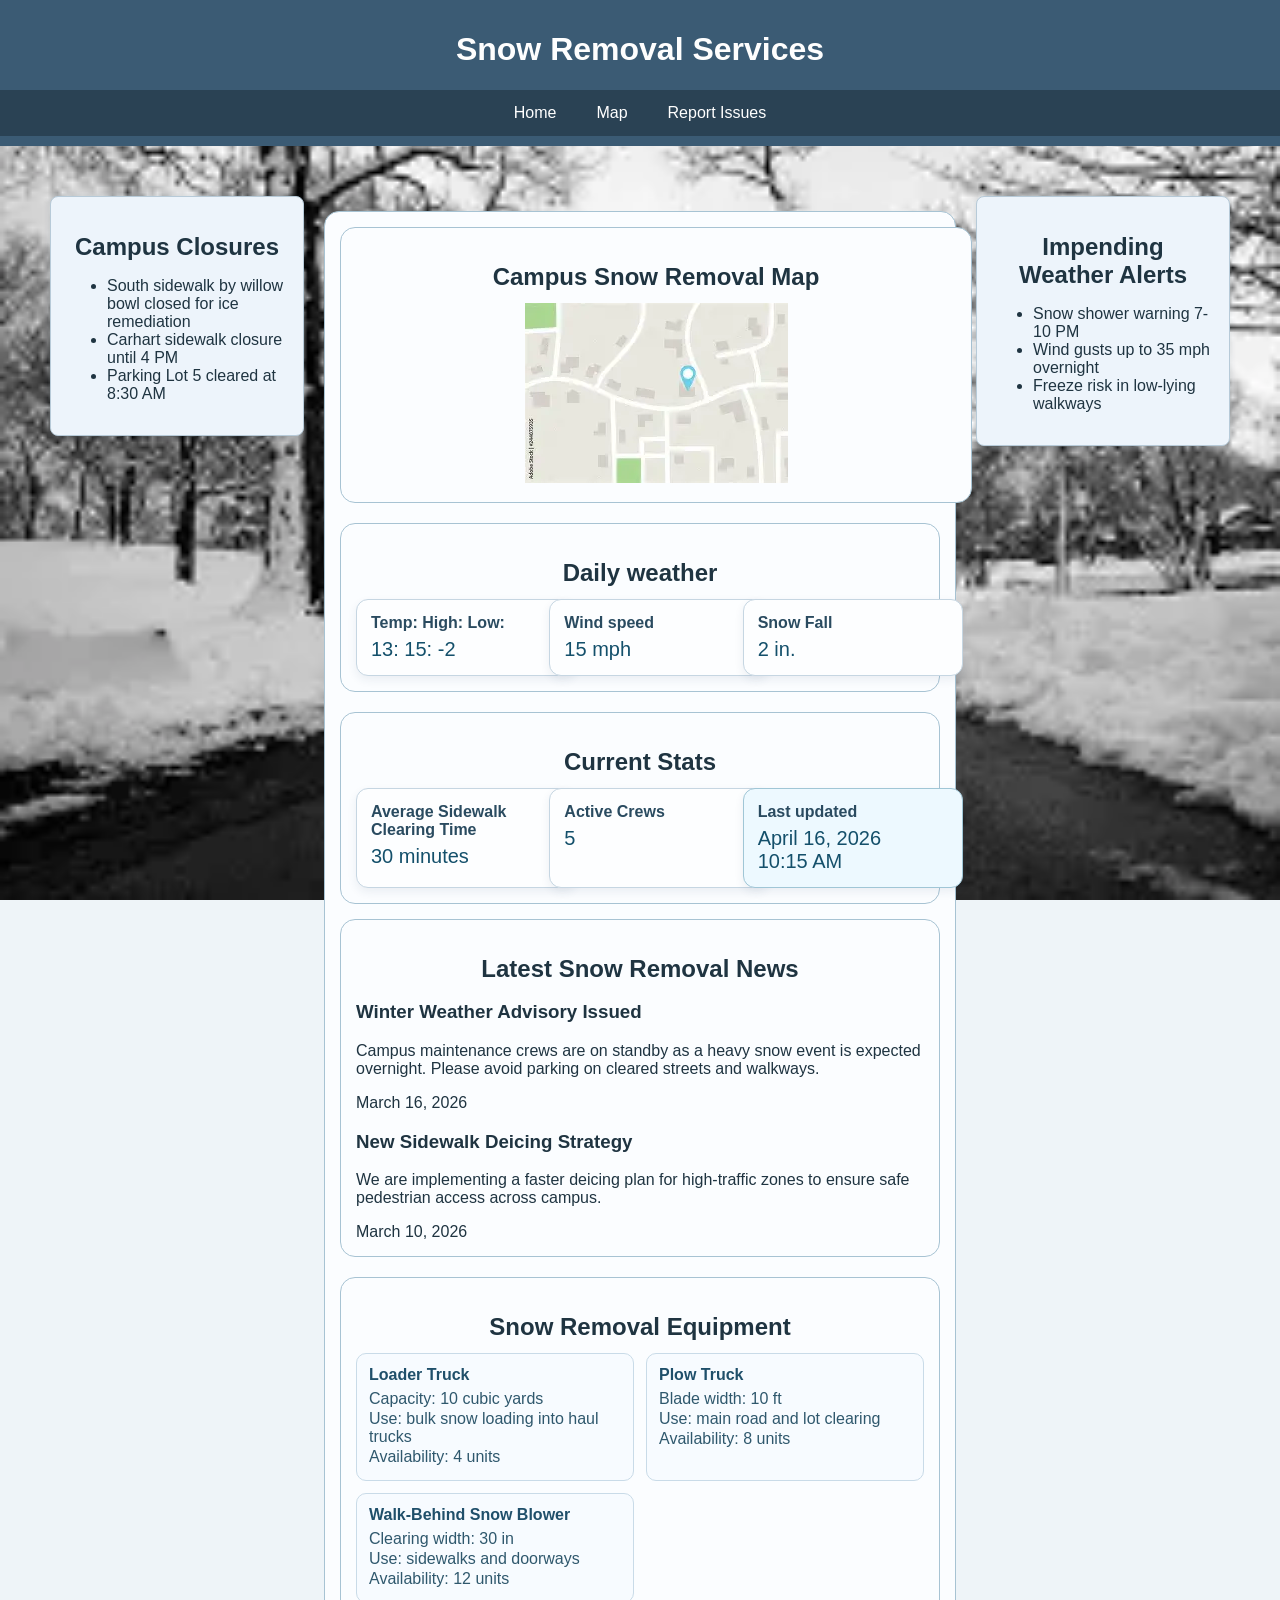
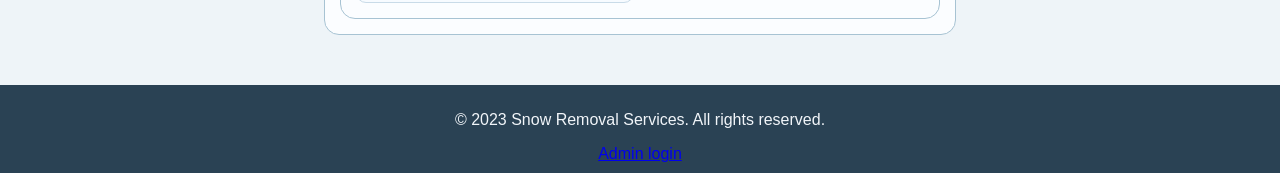
<file: pages/index.html>
<!-- *Author: Ethan McEvoy
     *Date: 2024-06-01      -->
     
<!DOCTYPE html>
<html lang="en">
<head>
    <meta charset="UTF-8">
    <meta name="viewport" content="width=device-width, initial-scale=1.0">
    <title>Snow Removal - Home</title>
    <link rel="stylesheet" href="../css/styles.css">
</head>
<body>
    <header>
        <h1>Snow Removal Services</h1>
        <nav>
            <ul>
                <li><a href="home.html">Home</a></li>
                <li><a href="map.html">Map</a></li>
                <li><a href="report.html">Report Issues</a></li>
            </ul>
        </nav>
    </header>
    
    <main class="dashboard">
        <aside class="sidebar left">
            <h2>Campus Closures</h2>
            <ul>
                <li>South sidewalk by willow bowl closed for ice remediation</li>
                <li>Carhart sidewalk closure until 4 PM</li>
                <li>Parking Lot 5 cleared at 8:30 AM</li>
            </ul>
        </aside>

        <section class="content">
            <section class="map-thumbnail">
                <h2>Campus Snow Removal Map</h2>
                <a href="map.html">
                    <img src="../src/assets/campus-map-thumbnail.jpg" alt="Clickable map thumbnail" />
                </a>
            </section>
             <section class="stats">
                <h2>Daily weather</h2>
                <div class="stat-item-container">
                    <div class="stat-item">
                        <div class="stat-label">Temp: High: Low:</div>
                        <div class="stat-value" id="avg-clearing-time">13: 15: -2</div>
                    </div>
                    <div class="stat-item">
                        <div class="stat-label">Wind speed</div>
                        <div class="stat-value" id="active-crews">15 mph</div>
                    </div>
                    <div class="stat-item">
                        <div class="stat-label">Snow Fall</div>
                        <div class="stat-value" id="last-updated">2 in.</div>
                    </div>
                </div>
            </section>
            <section class="stats">
                <h2>Current Stats</h2>
                <div class="stat-item-container">
                    <div class="stat-item">
                        <div class="stat-label">Average Sidewalk Clearing Time</div>
                        <div class="stat-value" id="avg-clearing-time">30 minutes</div>
                    </div>
                    <div class="stat-item">
                        <div class="stat-label">Active Crews</div>
                        <div class="stat-value" id="active-crews">5</div>
                    </div>
                    <div class="stat-item updated">
                        <div class="stat-label">Last updated</div>
                        <div class="stat-value" id="last-updated">April 16, 2026 </br> 10:15 AM</div>
                    </div>
                </div>
            </section>
            <section class="news">
            <h2>Latest Snow Removal News</h2>
            <article>
                <h3>Winter Weather Advisory Issued</h3>
                <p>Campus maintenance crews are on standby as a heavy snow event is expected overnight. Please avoid parking on cleared streets and walkways.</p>
                <time datetime="2026-03-16">March 16, 2026</time>
            </article>
            <article>
                <h3>New Sidewalk Deicing Strategy</h3>
                <p>We are implementing a faster deicing plan for high-traffic zones to ensure safe pedestrian access across campus.</p>
                <time datetime="2026-03-10">March 10, 2026</time>
            </article>
        </section>
                <section class="equipment">
            <h2>Snow Removal Equipment</h2>
            <div class="equipment-list">
                <div class="equipment-item">
                    <h4>Loader Truck</h4>
                    <p>Capacity: 10 cubic yards</p>
                    <p>Use: bulk snow loading into haul trucks</p>
                    <p>Availability: 4 units</p>
                </div>
                <div class="equipment-item">
                    <h4>Plow Truck</h4>
                    <p>Blade width: 10 ft</p>
                    <p>Use: main road and lot clearing</p>
                    <p>Availability: 8 units</p>
                </div>
                <div class="equipment-item">
                    <h4>Walk-Behind Snow Blower</h4>
                    <p>Clearing width: 30 in</p>
                    <p>Use: sidewalks and doorways</p>
                    <p>Availability: 12 units</p>
                </div>
            </div>
        </section>
        </section>

        <aside class="sidebar right">
            <h2>Impending Weather Alerts</h2>
            <ul>
                <li>Snow shower warning 7-10 PM</li>
                <li>Wind gusts up to 35 mph overnight</li>
                <li>Freeze risk in low-lying walkways</li>
            </ul>
        </aside>
    </main>

    <footer>
        <p>&copy; 2023 Snow Removal Services. All rights reserved.</p>
        <a href="admin.html">Admin login</a>
    </footer>

    <script src="../js/main.js"></script>
</body>
</html>
</file>
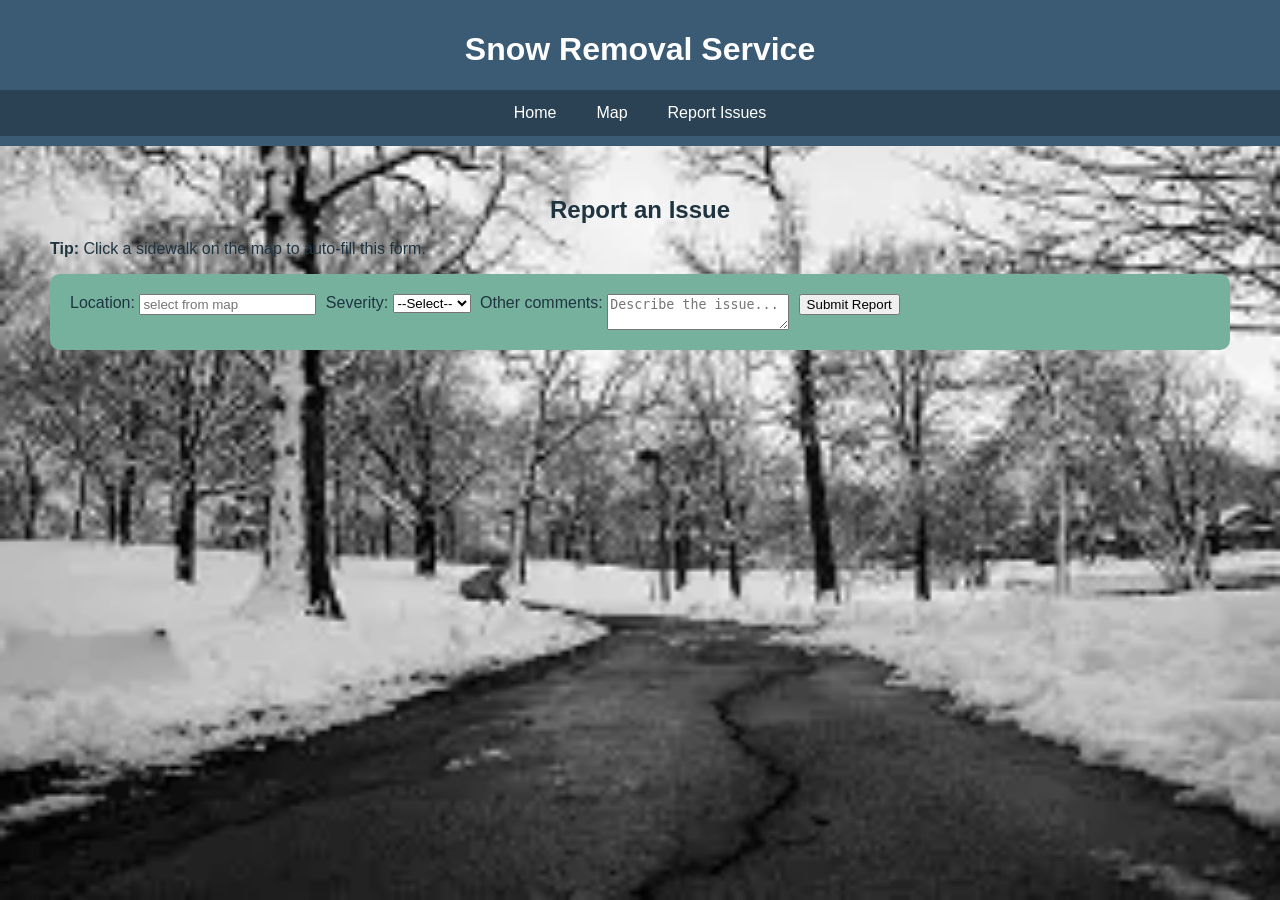
<file: pages/report.html>
<!-- *Author: Ethan McEvoy
     *Date: 2024-06-01      -->

<!DOCTYPE html>
<html lang="en">
<head>
    <meta charset="UTF-8">
    <meta name="viewport" content="width=device-width, initial-scale=1.0">
    <title>Report Inaccuracies - Snow Removal</title>
    <link rel="stylesheet" href="../css/styles.css">
</head>
<body>
    <header>
        <h1>Snow Removal Service</h1>
        <nav>
            <ul>
                <li><a href="index.html">Home</a></li>
                <li><a href="map.html">Map</a></li>
                <li><a href="report.html">Report Issues</a></li>
            </ul>
        </nav>
    </header>

    <main>
        <h2>Report an Issue</h2>

        <!-- Helpful instruction -->
        <p><strong>Tip:</strong> Click a sidewalk on the map to auto-fill this form.</p>

        <form id="reportForm">

            <!-- Hidden sidewalk ID -->
            <input type="hidden" id="sidewalkId" name="sidewalkId">

            <label for="location">Location:</label>
            <input type="text" id="location" name="location" placeholder="select from map" required>
            <span class="error-message" id="locationError"></span>
            
            <label for="severity">Severity:</label>
            <select id="severity" name="severity" required>
                <option value="">--Select--</option>
                <option value="low">Low</option>
                <option value="medium">Medium</option>
                <option value="high">High</option>
                <option value="unknown">Unknown</option>
            </select>
            <span class="error-message" id="severityError"></span>

            <label for="comments">Other comments:</label>
            <textarea id="comments" name="comments" placeholder="Describe the issue..."></textarea>
            <span class="error-message" id="commentsError"></span>
            
            <button type="submit">Submit Report</button>
        </form>
    </main>

    <script src="../js/form.js"></script>
</body>
</html>
</file>
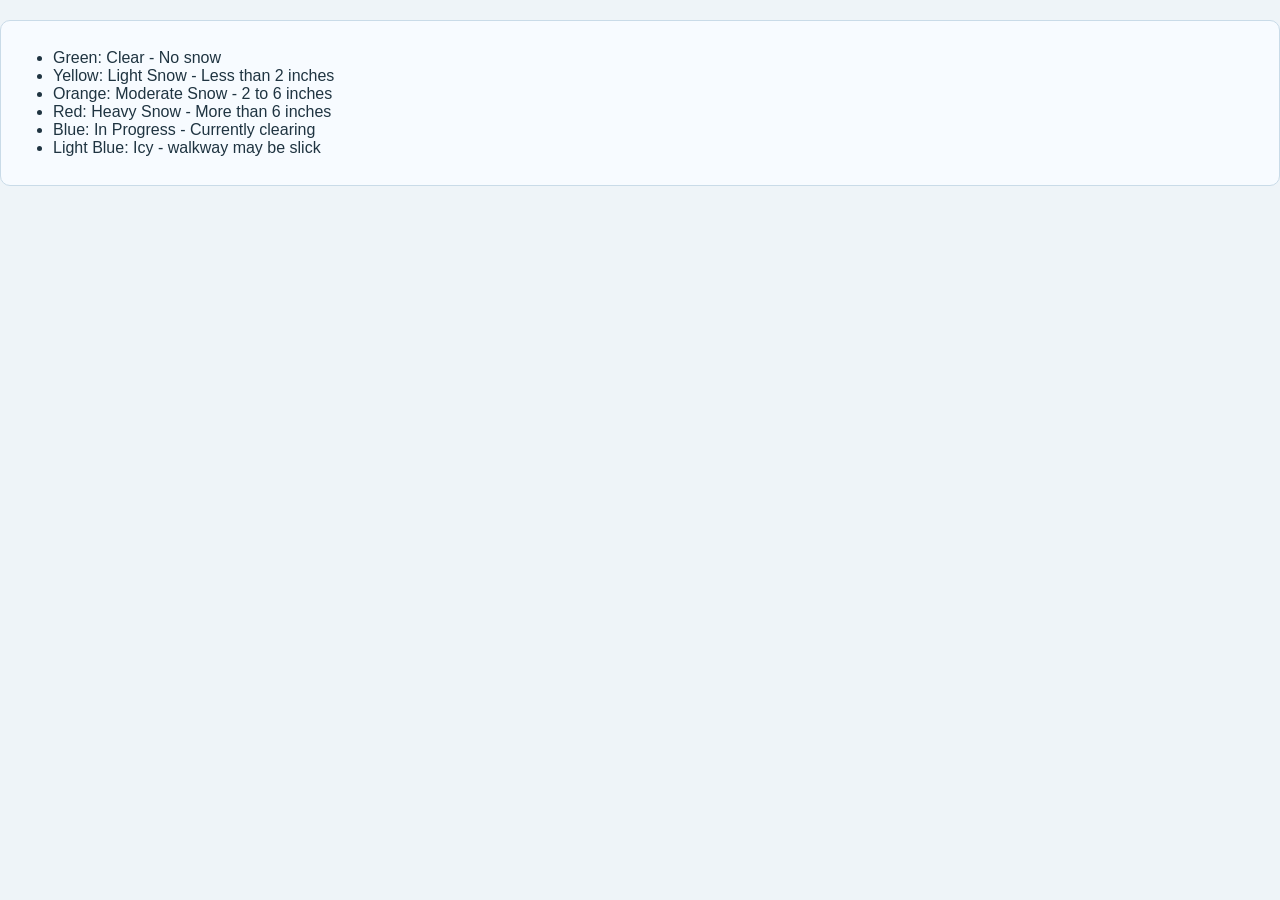
<file: src/assets/map-key.html>
<!-- *Author: Ethan McEvoy
     *Date: 2024-06-01      -->

<!DOCTYPE html>
<html lang="en">
<head>
    <meta charset="UTF-8">
    <meta name="viewport" content="width=device-width, initial-scale=1.0">
    <title>Map Key</title>
    <link rel="stylesheet" href="../css/styles.css">
</head>
<body>
    <div class="map-key">
        <ul>
            <li><span class="key-indicator" style="background-color: #00FF00;"></span> Green: Clear - No snow</li>
            <li><span class="key-indicator" style="background-color: #FFFF00;"></span> Yellow: Light Snow - Less than 2 inches</li>
            <li><span class="key-indicator" style="background-color: #FFA500;"></span> Orange: Moderate Snow - 2 to 6 inches</li>
            <li><span class="key-indicator" style="background-color: #FF0000;"></span> Red: Heavy Snow - More than 6 inches</li>
            <li><span class="key-indicator" style="background-color: #0000FF;"></span> Blue: In Progress - Currently clearing</li>
            <li><span class="key-indicator" style="background-color: #9e9ef5;"></span> Light Blue: Icy - walkway may be slick</li>
        </ul>
    </div>
</body>
</html>
</file>
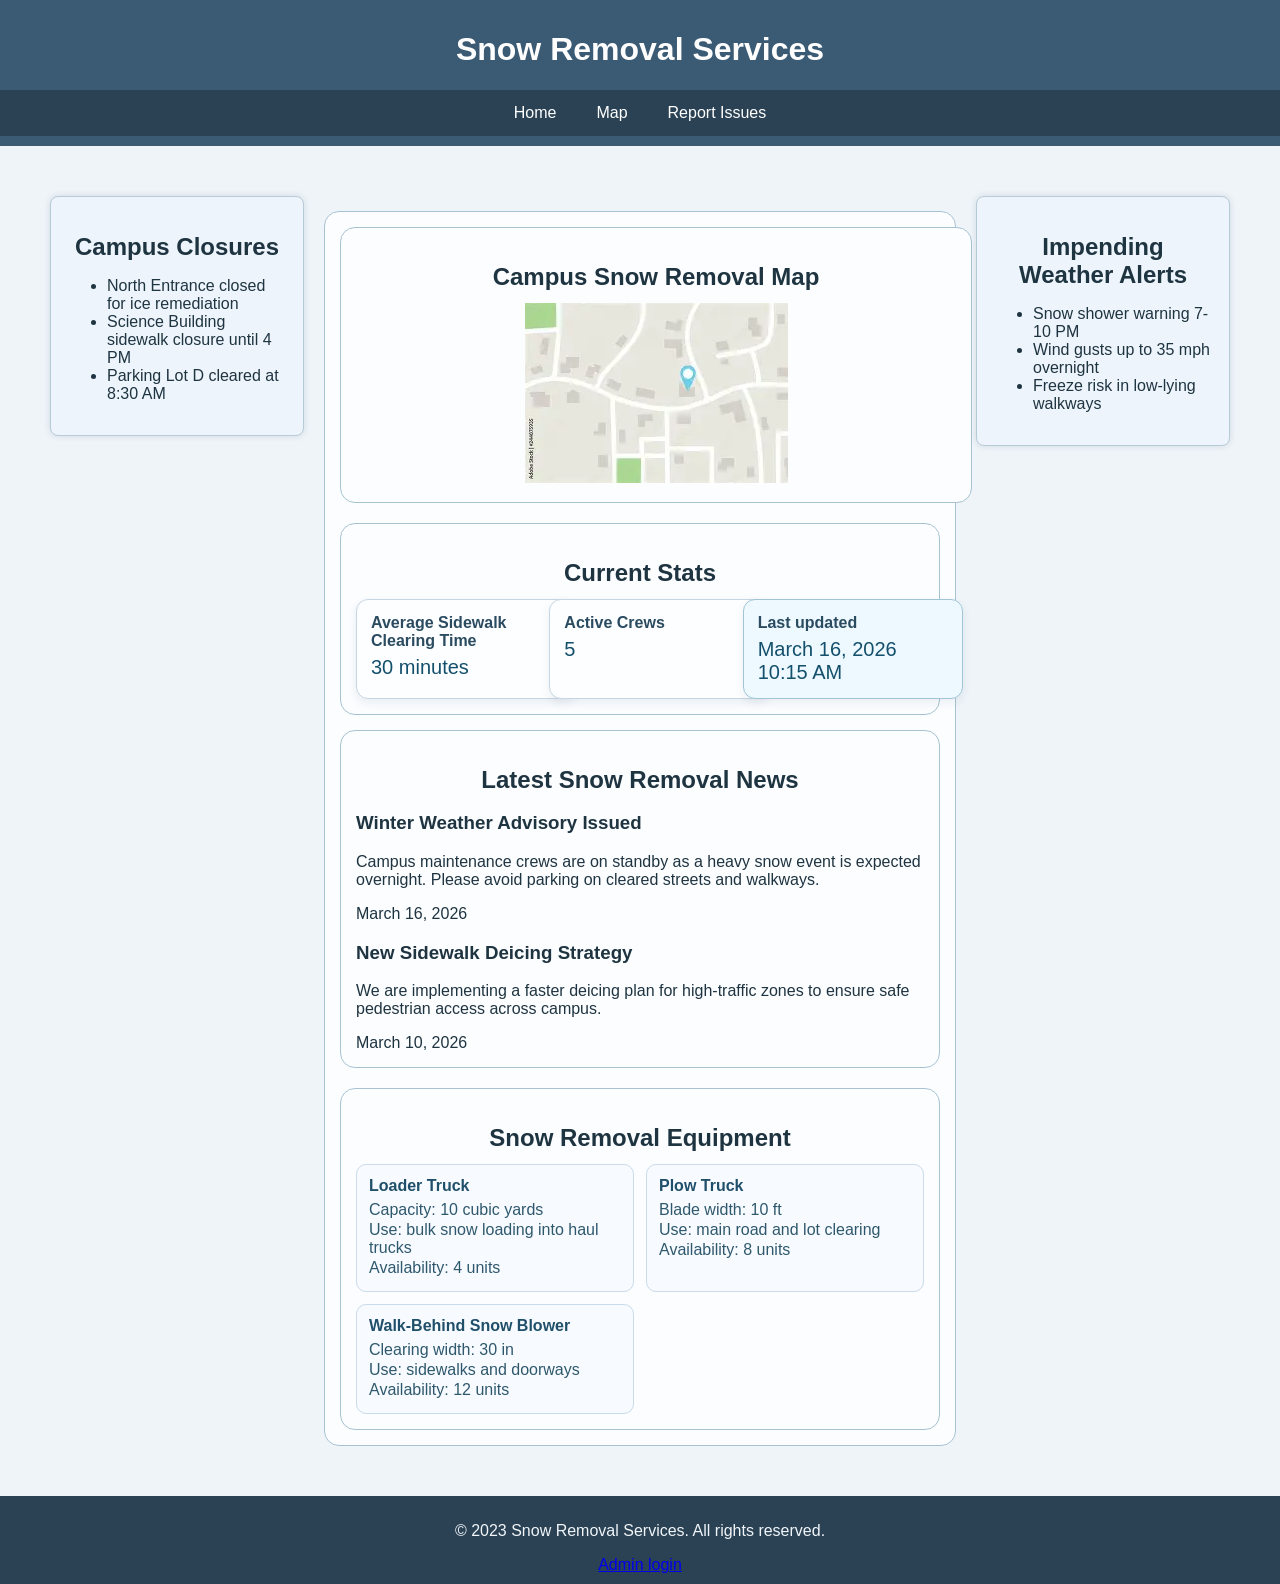
<file: src/pages/admin.html>
<!DOCTYPE html>
<html lang="en">
<head>
    <meta charset="UTF-8">
    <meta name="viewport" content="width=device-width, initial-scale=1.0">
    <title>Admin Panel - Snow Removal</title>
    <link rel="stylesheet" href="../css/styles.css">
    <link rel="stylesheet" href="../css/admin.css">
</head>
<body>
    <header>
        <h1>Admin Panel</h1>
        <nav>
            <ul>
                <li><a href="home.html">Home</a></li>
                <li><a href="map.html">Map</a></li>
                <li><a href="report.html">Report Issues</a></li>
            </ul>
        </nav>
    </header>

    <main>
        <h2>Submitted Reports</h2>

        <table id="reportTable">
            <thead>
                <tr>
                    <th>Sidewalk</th>
                    <th>Severity</th>
                    <th>Comments</th>
                    <th>Time</th>
                    <th>Action</th>
                </tr>
            </thead>
            <tbody>
                <!-- Reports will be inserted here -->
            </tbody>
        </table>
    </main>

    <script src="../js/admin.js"></script>
</body>
</html>
</file>
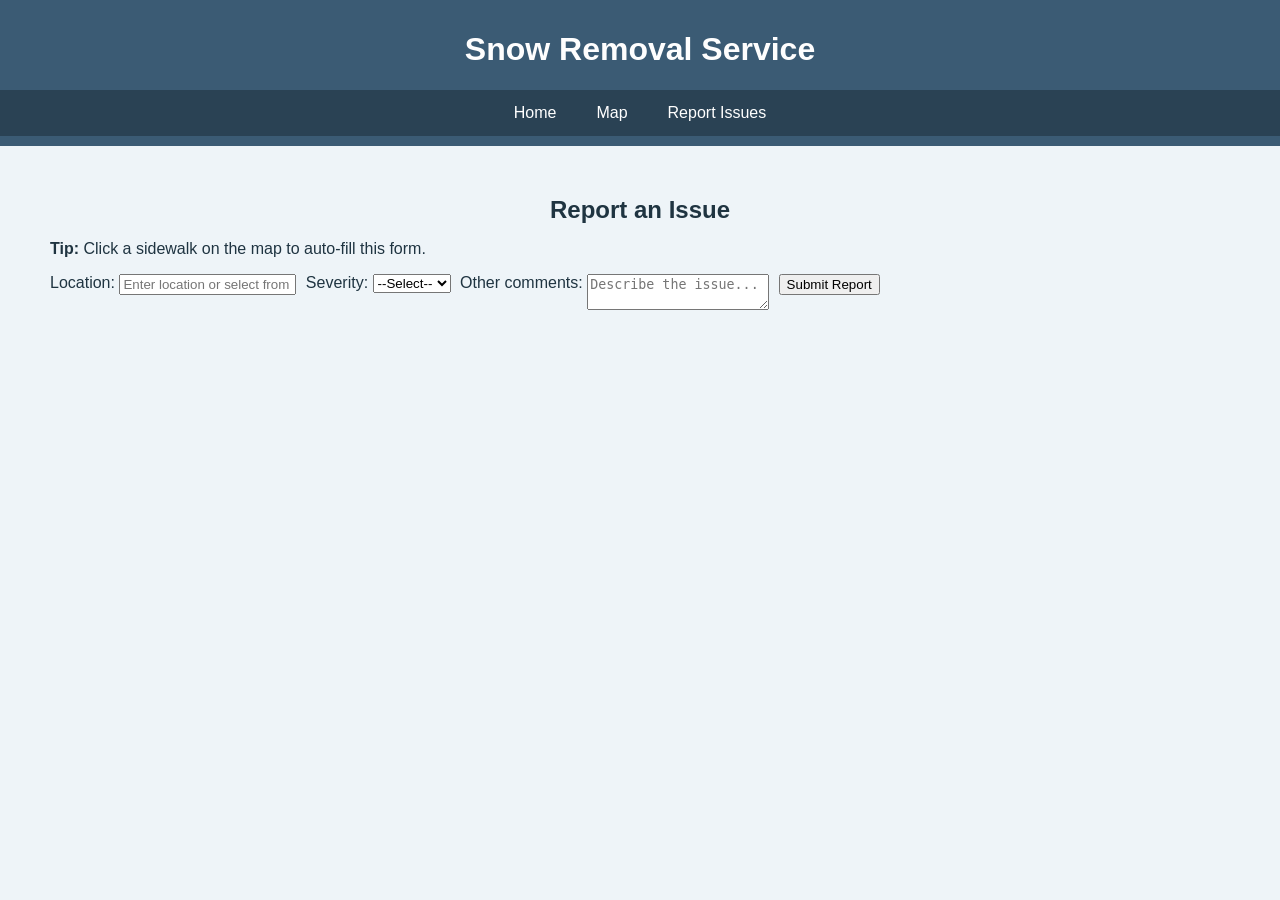
<file: src/pages/report.html>
<!DOCTYPE html>
<html lang="en">
<head>
    <meta charset="UTF-8">
    <meta name="viewport" content="width=device-width, initial-scale=1.0">
    <title>Report Inaccuracies - Snow Removal</title>
    <link rel="stylesheet" href="../css/styles.css">
</head>
<body>
    <header>
        <h1>Snow Removal Service</h1>
        <nav>
            <ul>
                <li><a href="home.html">Home</a></li>
                <li><a href="map.html">Map</a></li>
                <li><a href="report.html">Report Issues</a></li>
            </ul>
        </nav>
    </header>

    <main>
        <h2>Report an Issue</h2>

        <!-- Helpful instruction -->
        <p><strong>Tip:</strong> Click a sidewalk on the map to auto-fill this form.</p>

        <form id="reportForm">

            <!-- Hidden sidewalk ID -->
            <input type="hidden" id="sidewalkId" name="sidewalkId">

            <label for="location">Location:</label>
            <input type="text" id="location" name="location" placeholder="Enter location or select from map" required>
            <span class="error-message" id="locationError"></span>
            
            <label for="severity">Severity:</label>
            <select id="severity" name="severity" required>
                <option value="">--Select--</option>
                <option value="low">Low</option>
                <option value="medium">Medium</option>
                <option value="high">High</option>
                <option value="unknown">Unknown</option>
            </select>
            <span class="error-message" id="severityError"></span>

            <label for="comments">Other comments:</label>
            <textarea id="comments" name="comments" placeholder="Describe the issue..."></textarea>
            <span class="error-message" id="commentsError"></span>
            
            <button type="submit">Submit Report</button>
        </form>
    </main>

    <script src="../js/form.js"></script>
</body>
</html>
</file>
<file: css/styles.css>
/**
    *Author: Ethan McEvoy
    *Date: 2024-06-01
**/

body {
    font-family: Arial, sans-serif;
    margin: 0;
    padding: 0;
    color: #1f3441;
    background-image: url('../src/assets/trees.jpg');
    background-color: #eef4f8;
    background-size: cover;
    background-repeat: no-repeat;
    background-attachment: fixed;
    background-position: center;
}

header {
    background-color: #3b5b74;
    color: #fefefe;
    padding: 10px 0;
    text-align: center;
}

nav {
    display: flex;
    justify-content: center;
    background-color: #2a4254;
    flex-wrap: nowrap; 
    overflow-x: auto; 
    white-space: nowrap; 
}


nav a {
    display: inline-block; 
    color: white;
    padding: 14px 20px;
    text-decoration: none;
    text-align: center;
    flex-shrink: 0; 
}

nav ul {
    display: flex;
    list-style: none;
    margin: 0;
    padding: 0;
}

nav li {
    flex-shrink: 0;
}


nav a:hover {
    background-color: #d6e7f2;
    color: #1f3d4f;
}

main {
    margin: 50px;
}

main.dashboard {
    display: flex;
    align-items: flex-start;
    gap: 20px;
}

.sidebar {
    width: 220px;
    background: #edf4fb;
    border: 1px solid #b7cad8;
    border-radius: 8px;
    padding: 16px;
    box-shadow: 0 0 6px rgba(52,79,99,0.15);
}

.content {
    flex: 1;
}

section {
    border: #a7c3d3 solid 1px;
    margin-top: 15px;
    padding: 15px;
    background: #fbfdff;
    border-radius: 15px;;
}

@media (max-width: 900px) {
    main.dashboard {
        flex-direction: column;
        margin: 20px;
    }

    .sidebar {
        width: 100%;
    }
}


.container {
    padding: 20px;
}

.map-thumbnail {
    width: 100%;
    max-width: 600px;
    cursor: pointer;
    margin: 0 auto;
    text-align: center;
}

.map-key {
    margin-top: 20px;
    background: #f7fbff;
    border: 1px solid #c9dbe8;
    border-radius: 10px;
    padding: 12px;
}

.map-layout {
    display: flex;
    gap: 20px;
    align-items: flex-start;
}

/* Map takes most of the space */
#map {
    flex: 3;
    height: 500px; /* IMPORTANT: Leaflet needs height */
    border: 1px solid #a7c3d3;
    border-radius: 8px;
}

/* Key sits on the right */
#map-key {
    flex: 1;
    background: #edf4fb;
    border: 1px solid #b7cad8;
    border-radius: 8px;
    padding: 10px;
}

/* Make iframe fill nicely */
#map-key iframe {
    width: 100%;
    height: 300px;
    border: none;
}

.stats {
    display: block;
    margin-top: 20px;
}

.equipment {
    margin-top: 20px;
}

.equipment-list {
    display: grid;
    grid-template-columns: repeat(auto-fit, minmax(190px, 1fr));
    gap: 12px;
}

.equipment-item {
    background: #f7fbff;
    border: 1px solid #c9dbe8;
    border-radius: 10px;
    padding: 12px;
}

.equipment-item h4 {
    margin: 0 0 6px 0;
    color: #1f4f6a;
}

.equipment-item p {
    margin: 2px 0;
    color: #2f586d;
}

h2 {
    text-align: center;
    margin-bottom: 12px;
}

.stat-item-container {
    display: grid;
    grid-template-columns: repeat(3, minmax(0, 1fr));
    gap: 12px;
    width: 100%;
}

.stat-item {
    background-color: #fdfeff;
    border: 1px solid #c6d6e2;
    border-radius: 12px;
    padding: 14px;
    width: calc(33% - 8px);
    min-width: 190px;
    box-shadow: 0 4px 10px rgba(41,70,96,0.08);
}

.stat-item .stat-label {
    font-weight: 700;
    color: #2a4b60;
    margin-bottom: 6px;
}

.stat-item .stat-value {
    font-size: 1.25em;
    color: #14506b;
}

.stat-item.updated {
    background-color: #edf9ff;
    border-color: #a0c6d6;
}

footer {
    text-align: center;
    padding: 10px 0;
    background-color: #2a4254;
    color: #f1f5f9;
    position: relative;
    bottom: 0;
    width: 100%;
}

.error-message {
    color: red;
    font-size: 0.9em;
    margin-left: 5px;
}

#reportForm {
    background-color: rgb(118, 177, 157);
    border-radius: 10px;
    padding: 20px;
}

form label {
    vertical-align: top;
}

form input,
form select,
form textarea {
    vertical-align: top;
}
</file>
<file: src/css/styles.css>
body {
    font-family: Arial, sans-serif;
    margin: 0;
    padding: 0;
    background-color: #eef4f8;
    color: #1f3441;
}

header {
    background-color: #3b5b74;
    color: #fefefe;
    padding: 10px 0;
    text-align: center;
}

nav {
    display: flex;
    justify-content: center;
    background-color: #2a4254;
    flex-wrap: nowrap; 
    overflow-x: auto; 
    white-space: nowrap; 
}


nav a {
    display: inline-block; 
    color: white;
    padding: 14px 20px;
    text-decoration: none;
    text-align: center;
    flex-shrink: 0; 
}

nav ul {
    display: flex;
    list-style: none;
    margin: 0;
    padding: 0;
}

nav li {
    flex-shrink: 0;
}


nav a:hover {
    background-color: #d6e7f2;
    color: #1f3d4f;
}

main {
    margin: 50px;
}

main.dashboard {
    display: flex;
    align-items: flex-start;
    gap: 20px;
}

.sidebar {
    width: 220px;
    background: #edf4fb;
    border: 1px solid #b7cad8;
    border-radius: 8px;
    padding: 16px;
    box-shadow: 0 0 6px rgba(52,79,99,0.15);
}

.content {
    flex: 1;
}

section {
    border: #a7c3d3 solid 1px;
    margin-top: 15px;
    padding: 15px;
    background: #fbfdff;
    border-radius: 15px;;
}

@media (max-width: 900px) {
    main.dashboard {
        flex-direction: column;
        margin: 20px;
    }

    .sidebar {
        width: 100%;
    }
}


.container {
    padding: 20px;
}

.map-thumbnail {
    width: 100%;
    max-width: 600px;
    cursor: pointer;
    margin: 0 auto;
    text-align: center;
}

.map-key {
    margin-top: 20px;
    background: #f7fbff;
    border: 1px solid #c9dbe8;
    border-radius: 10px;
    padding: 12px;
}

.map-layout {
    display: flex;
    gap: 20px;
    align-items: flex-start;
}

/* Map takes most of the space */
#map {
    flex: 3;
    height: 500px; /* IMPORTANT: Leaflet needs height */
    border: 1px solid #a7c3d3;
    border-radius: 8px;
}

/* Key sits on the right */
#map-key {
    flex: 1;
    background: #edf4fb;
    border: 1px solid #b7cad8;
    border-radius: 8px;
    padding: 10px;
}

/* Make iframe fill nicely */
#map-key iframe {
    width: 100%;
    height: 300px;
    border: none;
}

.stats {
    display: block;
    margin-top: 20px;
}

.equipment {
    margin-top: 20px;
}

.equipment-list {
    display: grid;
    grid-template-columns: repeat(auto-fit, minmax(190px, 1fr));
    gap: 12px;
}

.equipment-item {
    background: #f7fbff;
    border: 1px solid #c9dbe8;
    border-radius: 10px;
    padding: 12px;
}

.equipment-item h4 {
    margin: 0 0 6px 0;
    color: #1f4f6a;
}

.equipment-item p {
    margin: 2px 0;
    color: #2f586d;
}

h2 {
    text-align: center;
    margin-bottom: 12px;
}

.stat-item-container {
    display: grid;
    grid-template-columns: repeat(3, minmax(0, 1fr));
    gap: 12px;
    width: 100%;
}

.stat-item {
    background-color: #fdfeff;
    border: 1px solid #c6d6e2;
    border-radius: 12px;
    padding: 14px;
    width: calc(33% - 8px);
    min-width: 190px;
    box-shadow: 0 4px 10px rgba(41,70,96,0.08);
}

.stat-item .stat-label {
    font-weight: 700;
    color: #2a4b60;
    margin-bottom: 6px;
}

.stat-item .stat-value {
    font-size: 1.25em;
    color: #14506b;
}

.stat-item.updated {
    background-color: #edf9ff;
    border-color: #a0c6d6;
}

footer {
    text-align: center;
    padding: 10px 0;
    background-color: #2a4254;
    color: #f1f5f9;
    position: relative;
    bottom: 0;
    width: 100%;
}

.error-message {
    color: red;
    font-size: 0.9em;
    margin-left: 5px;
}

form label {
    vertical-align: top;
}

form input,
form select,
form textarea {
    vertical-align: top;
}
</file>
<file: src/css/admin.css>
table {
    width: 100%;
    border-collapse: collapse;
    margin-top: 20px;
    background: #ffffff;
}

th, td {
    border: 1px solid #c6d6e2;
    padding: 10px;
    text-align: left;
}

th {
    background-color: #3b5b74;
    color: white;
}

tr:nth-child(even) {
    background-color: #f2f7fb;
}

button {
    padding: 6px 10px;
    margin-right: 5px;
    border: none;
    border-radius: 6px;
    cursor: pointer;
}

button:hover {
    opacity: 0.85;
}

button:first-child {
    background-color: #4CAF50;
    color: white;
}

button:last-child {
    background-color: #d9534f;
    color: white;
}
</file>
